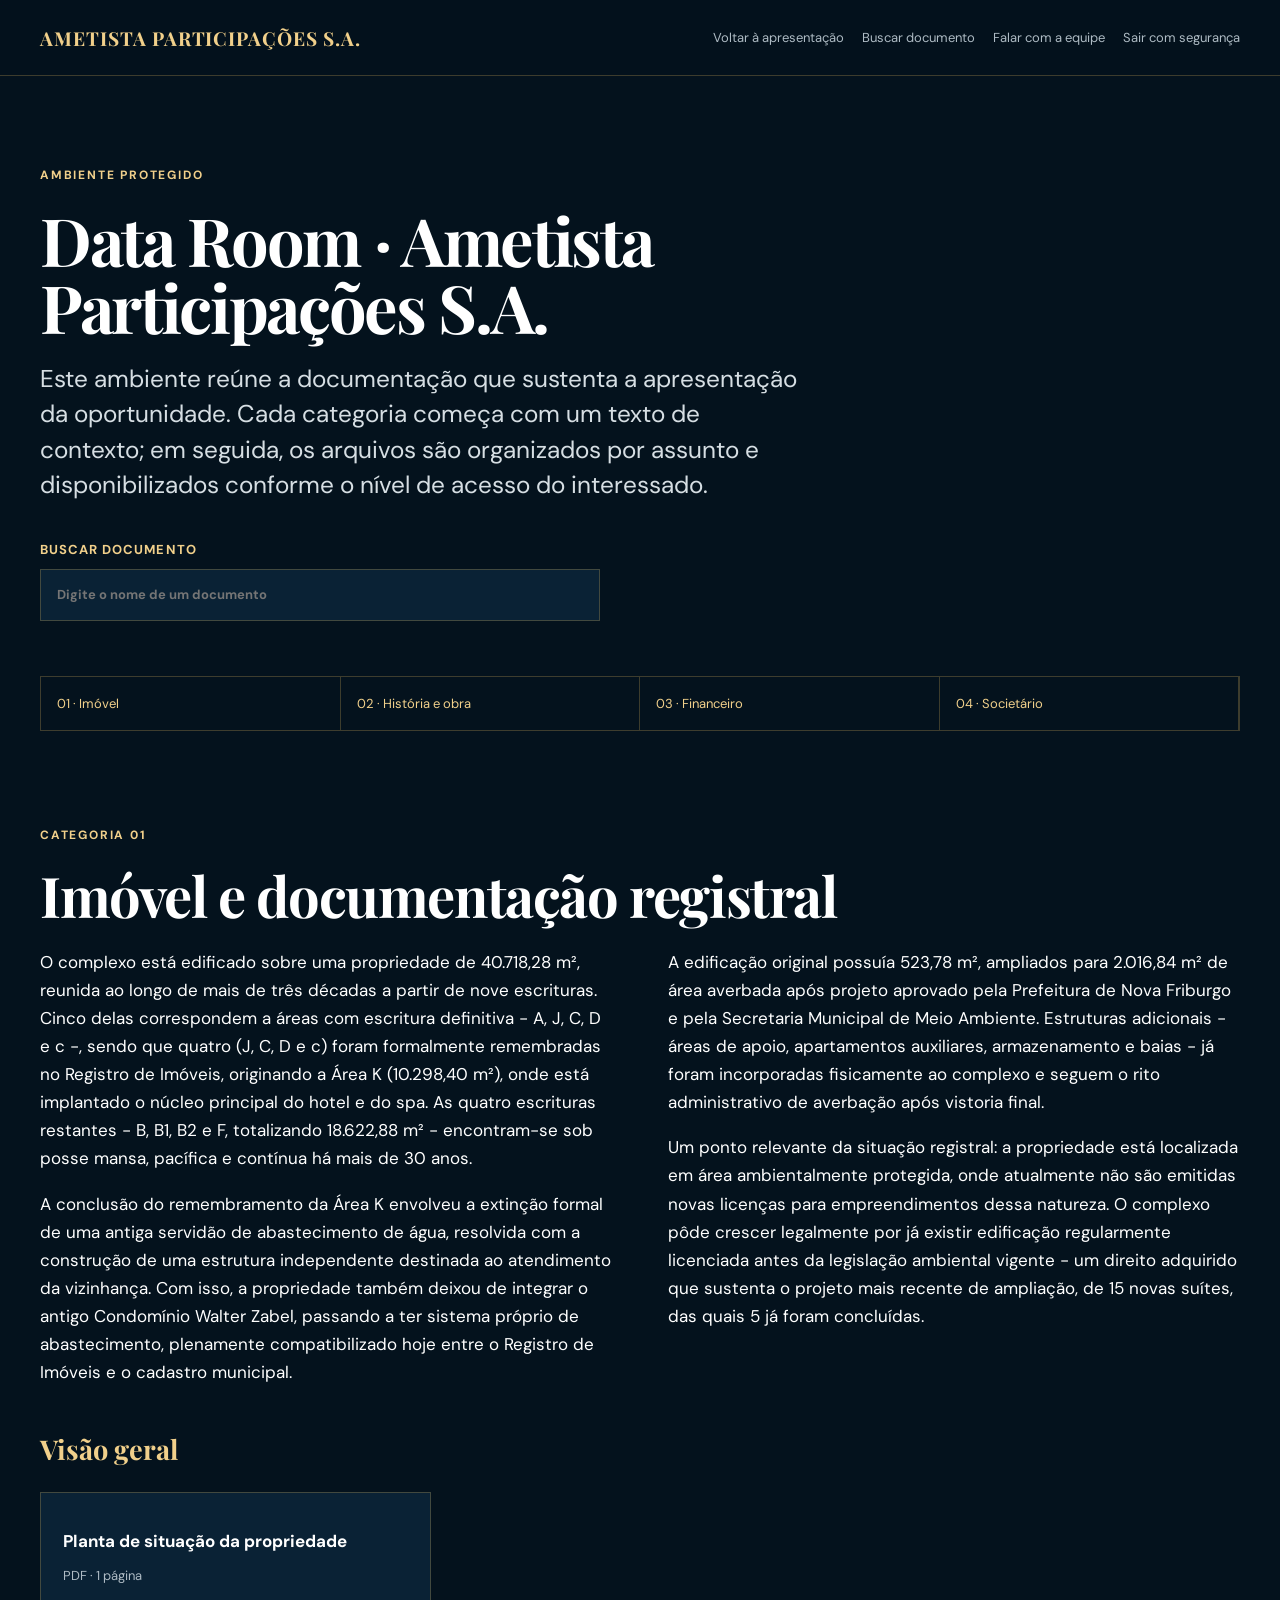
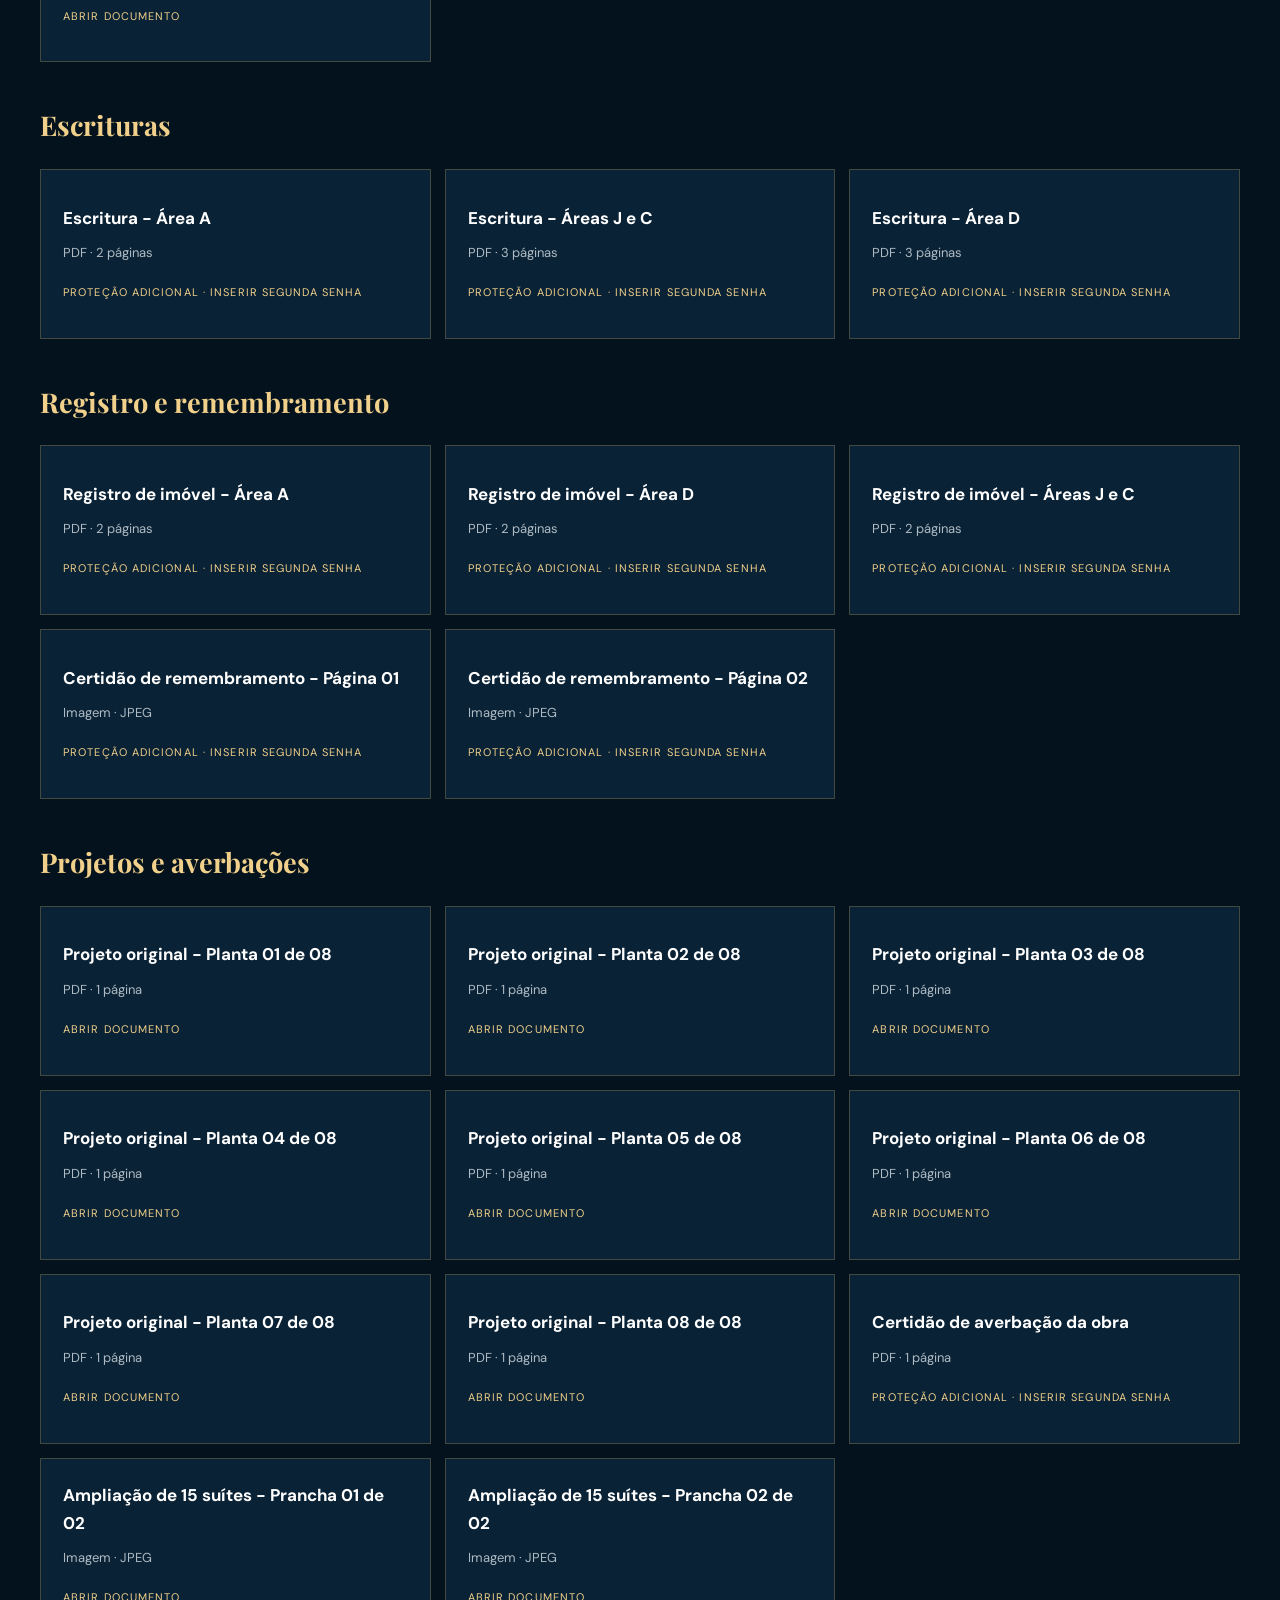
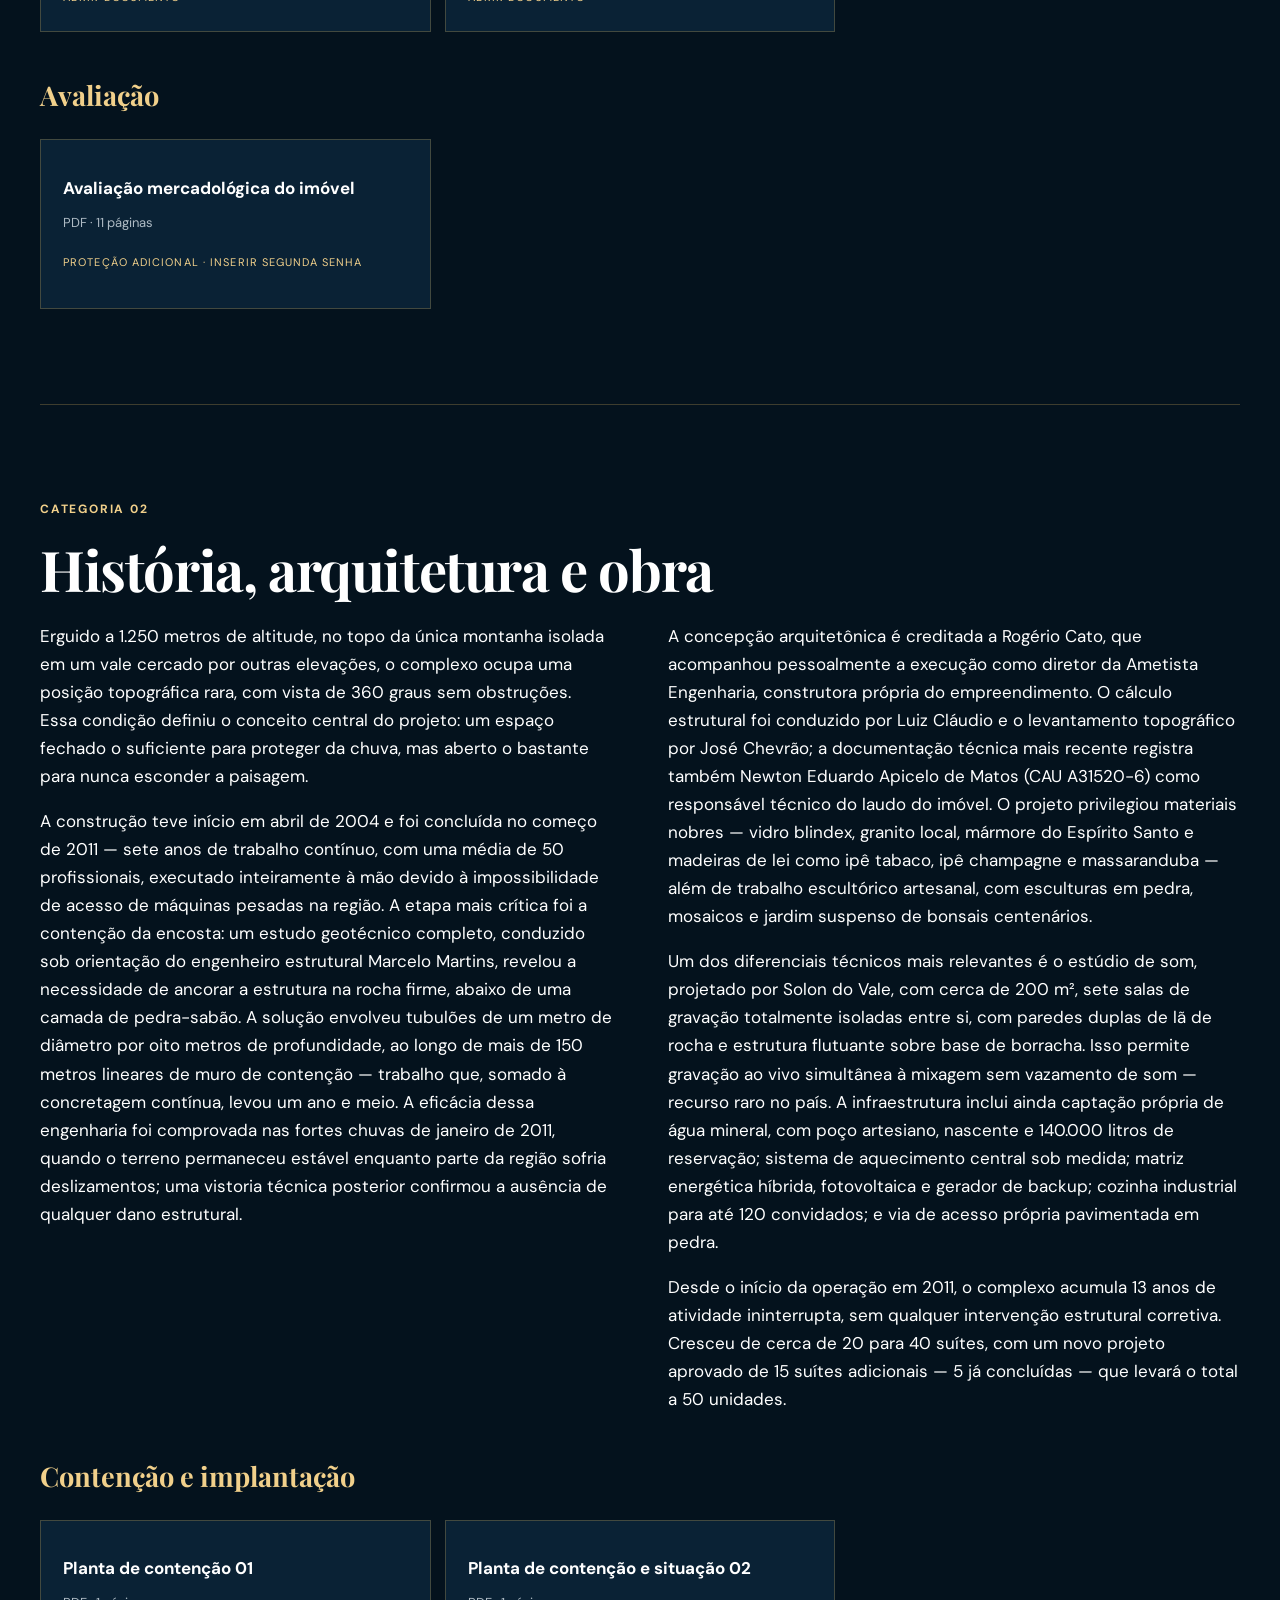
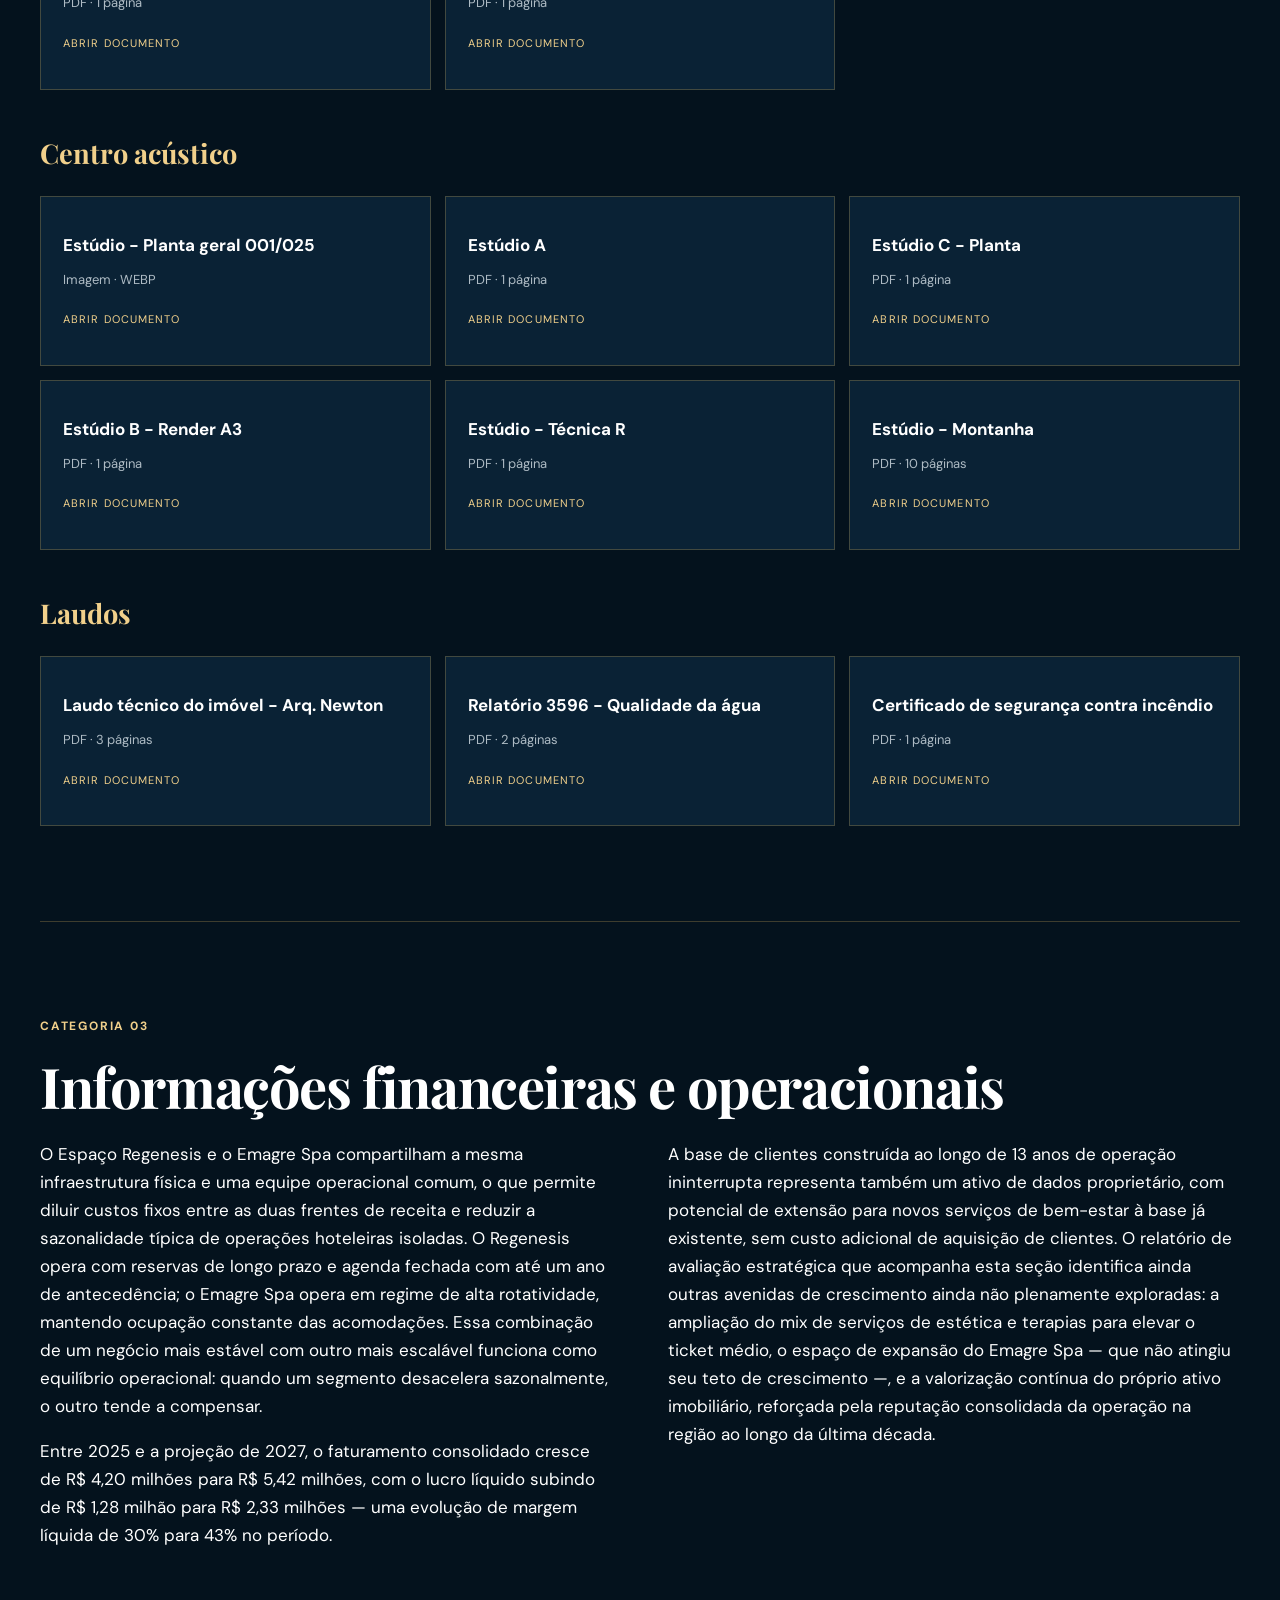
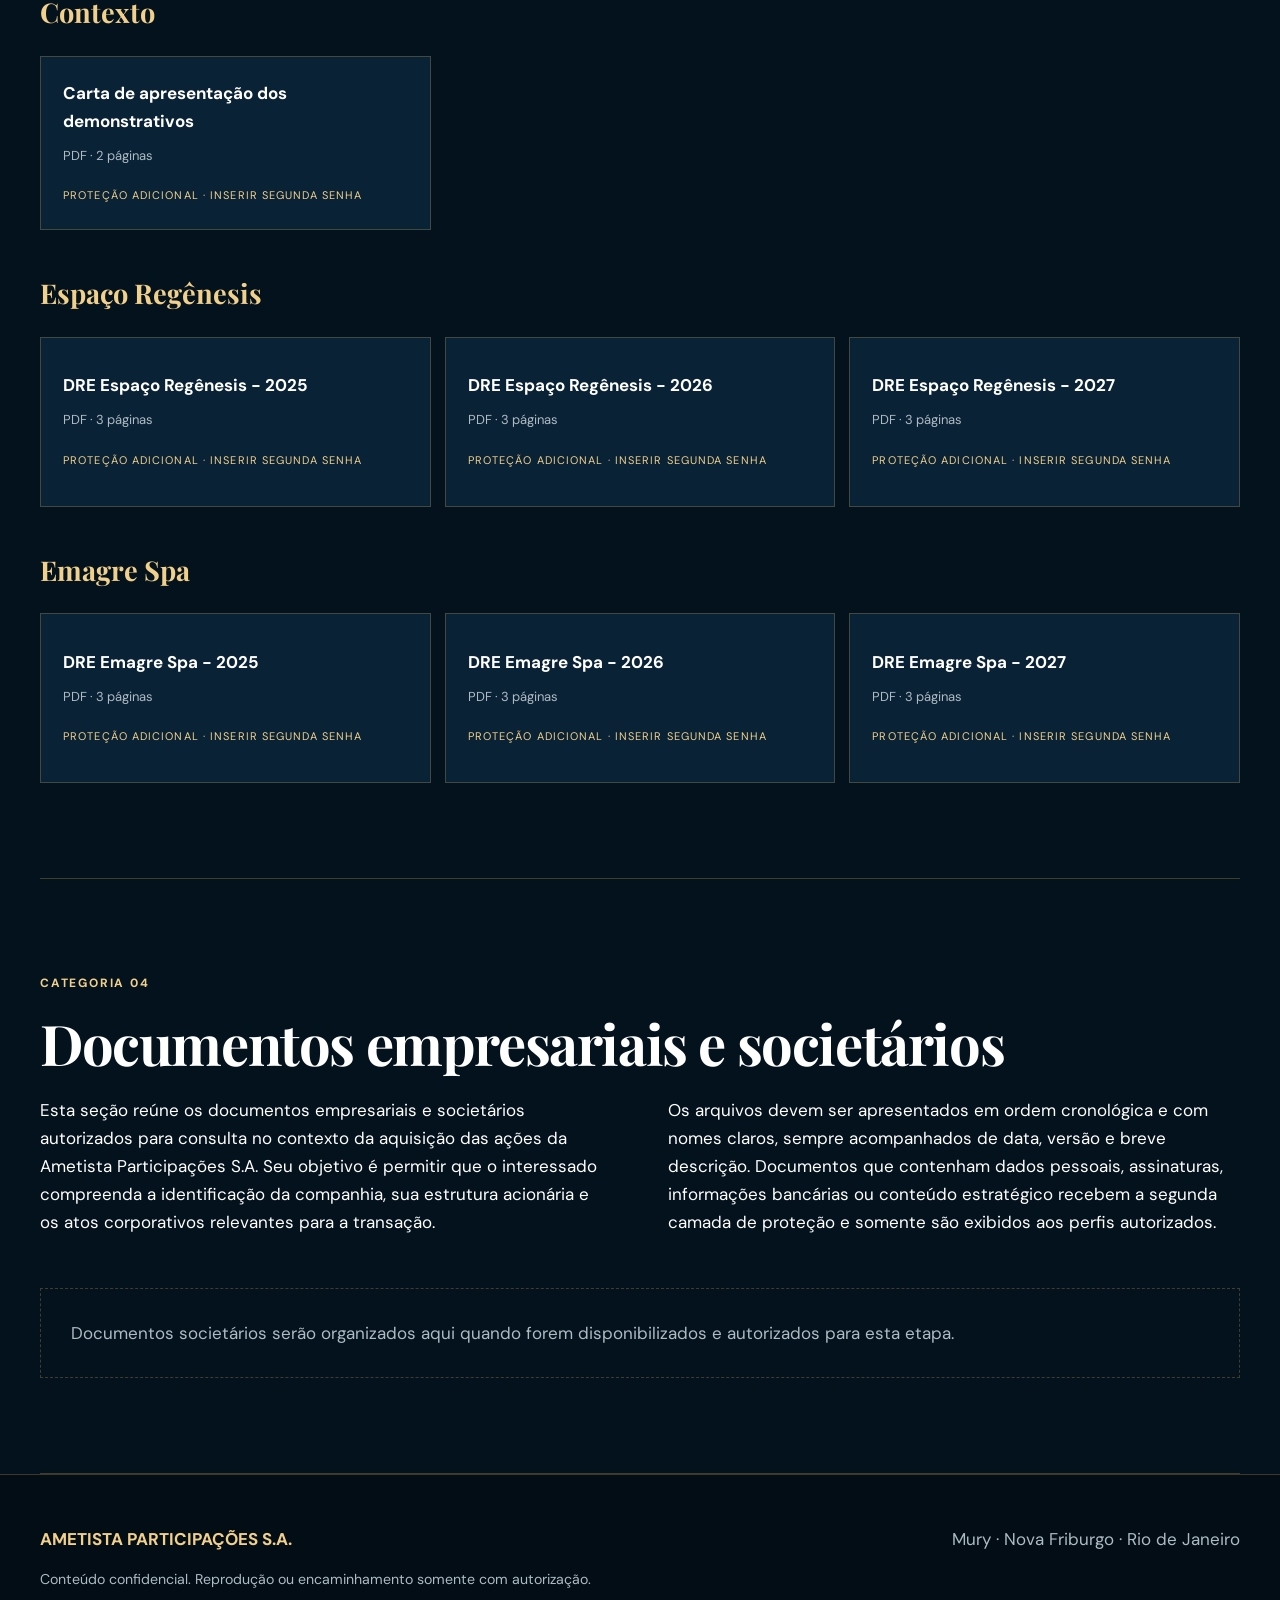
<file: data-room.html>
<!doctype html><html lang="pt-BR"><head><meta charset="utf-8"><meta name="viewport" content="width=device-width,initial-scale=1"><meta name="robots" content="noindex,nofollow,noarchive"><title>Data Room · Ametista Participações S.A.</title><link rel="preconnect" href="https://fonts.googleapis.com"><link rel="preconnect" href="https://fonts.gstatic.com" crossorigin><link href="https://fonts.googleapis.com/css2?family=DM+Sans:wght@400;500;600;700&family=Playfair+Display:wght@600;700&display=swap" rel="stylesheet"><link rel="stylesheet" href="v3.css"><link rel="stylesheet" href="data-room.css"></head><body class="data-room-page"><a class="skip" href="#dr-main">Ir para os documentos</a><header class="dr-header"><a class="brand" href="index.html">AMETISTA PARTICIPAÇÕES S.A.</a><nav><a href="index.html">Voltar à apresentação</a><a href="#dr-main">Buscar documento</a><a href="index.html#contato">Falar com a equipe</a><a href="/logout">Sair com segurança</a></nav></header><main id="dr-main"><section class="dr-cover"><p class="eyebrow">Ambiente protegido</p><h1>Data Room · Ametista Participações S.A.</h1><p class="subhead">Este ambiente reúne a documentação que sustenta a apresentação da oportunidade. Cada categoria começa com um texto de contexto; em seguida, os arquivos são organizados por assunto e disponibilizados conforme o nível de acesso do interessado.</p><label class="search">Buscar documento<input id="doc-search" type="search" placeholder="Digite o nome de um documento"></label></section>
<nav class="dr-index" aria-label="Categorias do Data Room"><a href="#imovel">01 · Imóvel</a><a href="#historia">02 · História e obra</a><a href="#financeiro">03 · Financeiro</a><a href="#societario">04 · Societário</a></nav>
<section id="imovel" class="dr-category"><p class="eyebrow">Categoria 01</p><h2>Imóvel e documentação registral</h2><div class="dr-intro"><p>O complexo está edificado sobre uma propriedade de 40.718,28 m², reunida ao longo de mais de três décadas a partir de nove escrituras. Cinco delas correspondem a áreas com escritura definitiva - A, J, C, D e c -, sendo que quatro (J, C, D e c) foram formalmente remembradas no Registro de Imóveis, originando a Área K (10.298,40 m²), onde está implantado o núcleo principal do hotel e do spa. As quatro escrituras restantes - B, B1, B2 e F, totalizando 18.622,88 m² - encontram-se sob posse mansa, pacífica e contínua há mais de 30 anos.</p><p>A conclusão do remembramento da Área K envolveu a extinção formal de uma antiga servidão de abastecimento de água, resolvida com a construção de uma estrutura independente destinada ao atendimento da vizinhança. Com isso, a propriedade também deixou de integrar o antigo Condomínio Walter Zabel, passando a ter sistema próprio de abastecimento, plenamente compatibilizado hoje entre o Registro de Imóveis e o cadastro municipal.</p><p>A edificação original possuía 523,78 m², ampliados para 2.016,84 m² de área averbada após projeto aprovado pela Prefeitura de Nova Friburgo e pela Secretaria Municipal de Meio Ambiente. Estruturas adicionais - áreas de apoio, apartamentos auxiliares, armazenamento e baias - já foram incorporadas fisicamente ao complexo e seguem o rito administrativo de averbação após vistoria final.</p><p>Um ponto relevante da situação registral: a propriedade está localizada em área ambientalmente protegida, onde atualmente não são emitidas novas licenças para empreendimentos dessa natureza. O complexo pôde crescer legalmente por já existir edificação regularmente licenciada antes da legislação ambiental vigente - um direito adquirido que sustenta o projeto mais recente de ampliação, de 15 novas suítes, das quais 5 já foram concluídas.</p></div><div class="doc-groups" data-category="imovel"></div></section>
<section id="historia" class="dr-category"><p class="eyebrow">Categoria 02</p><h2>História, arquitetura e obra</h2><div class="dr-intro"><p>Erguido a 1.250 metros de altitude, no topo da única montanha isolada em um vale cercado por outras elevações, o complexo ocupa uma posição topográfica rara, com vista de 360 graus sem obstruções. Essa condição definiu o conceito central do projeto: um espaço fechado o suficiente para proteger da chuva, mas aberto o bastante para nunca esconder a paisagem.</p><p>A construção teve início em abril de 2004 e foi concluída no começo de 2011 — sete anos de trabalho contínuo, com uma média de 50 profissionais, executado inteiramente à mão devido à impossibilidade de acesso de máquinas pesadas na região. A etapa mais crítica foi a contenção da encosta: um estudo geotécnico completo, conduzido sob orientação do engenheiro estrutural Marcelo Martins, revelou a necessidade de ancorar a estrutura na rocha firme, abaixo de uma camada de pedra-sabão. A solução envolveu tubulões de um metro de diâmetro por oito metros de profundidade, ao longo de mais de 150 metros lineares de muro de contenção — trabalho que, somado à concretagem contínua, levou um ano e meio. A eficácia dessa engenharia foi comprovada nas fortes chuvas de janeiro de 2011, quando o terreno permaneceu estável enquanto parte da região sofria deslizamentos; uma vistoria técnica posterior confirmou a ausência de qualquer dano estrutural.</p><p>A concepção arquitetônica é creditada a Rogério Cato, que acompanhou pessoalmente a execução como diretor da Ametista Engenharia, construtora própria do empreendimento. O cálculo estrutural foi conduzido por Luiz Cláudio e o levantamento topográfico por José Chevrão; a documentação técnica mais recente registra também Newton Eduardo Apicelo de Matos (CAU A31520-6) como responsável técnico do laudo do imóvel. O projeto privilegiou materiais nobres — vidro blindex, granito local, mármore do Espírito Santo e madeiras de lei como ipê tabaco, ipê champagne e massaranduba — além de trabalho escultórico artesanal, com esculturas em pedra, mosaicos e jardim suspenso de bonsais centenários.</p><p>Um dos diferenciais técnicos mais relevantes é o estúdio de som, projetado por Solon do Vale, com cerca de 200 m², sete salas de gravação totalmente isoladas entre si, com paredes duplas de lã de rocha e estrutura flutuante sobre base de borracha. Isso permite gravação ao vivo simultânea à mixagem sem vazamento de som — recurso raro no país. A infraestrutura inclui ainda captação própria de água mineral, com poço artesiano, nascente e 140.000 litros de reservação; sistema de aquecimento central sob medida; matriz energética híbrida, fotovoltaica e gerador de backup; cozinha industrial para até 120 convidados; e via de acesso própria pavimentada em pedra.</p><p>Desde o início da operação em 2011, o complexo acumula 13 anos de atividade ininterrupta, sem qualquer intervenção estrutural corretiva. Cresceu de cerca de 20 para 40 suítes, com um novo projeto aprovado de 15 suítes adicionais — 5 já concluídas — que levará o total a 50 unidades.</p></div><div class="doc-groups" data-category="historia"></div></section>
<section id="financeiro" class="dr-category"><p class="eyebrow">Categoria 03</p><h2>Informações financeiras e operacionais</h2><div class="dr-intro"><p>O Espaço Regenesis e o Emagre Spa compartilham a mesma infraestrutura física e uma equipe operacional comum, o que permite diluir custos fixos entre as duas frentes de receita e reduzir a sazonalidade típica de operações hoteleiras isoladas. O Regenesis opera com reservas de longo prazo e agenda fechada com até um ano de antecedência; o Emagre Spa opera em regime de alta rotatividade, mantendo ocupação constante das acomodações. Essa combinação de um negócio mais estável com outro mais escalável funciona como equilíbrio operacional: quando um segmento desacelera sazonalmente, o outro tende a compensar.</p><p>Entre 2025 e a projeção de 2027, o faturamento consolidado cresce de R$ 4,20 milhões para R$ 5,42 milhões, com o lucro líquido subindo de R$ 1,28 milhão para R$ 2,33 milhões — uma evolução de margem líquida de 30% para 43% no período.</p><p>A base de clientes construída ao longo de 13 anos de operação ininterrupta representa também um ativo de dados proprietário, com potencial de extensão para novos serviços de bem-estar à base já existente, sem custo adicional de aquisição de clientes. O relatório de avaliação estratégica que acompanha esta seção identifica ainda outras avenidas de crescimento ainda não plenamente exploradas: a ampliação do mix de serviços de estética e terapias para elevar o ticket médio, o espaço de expansão do Emagre Spa — que não atingiu seu teto de crescimento —, e a valorização contínua do próprio ativo imobiliário, reforçada pela reputação consolidada da operação na região ao longo da última década.</p></div><div class="doc-groups" data-category="financeiro"></div></section>
<section id="societario" class="dr-category"><p class="eyebrow">Categoria 04</p><h2>Documentos empresariais e societários</h2><div class="dr-intro"><p>Esta seção reúne os documentos empresariais e societários autorizados para consulta no contexto da aquisição das ações da Ametista Participações S.A. Seu objetivo é permitir que o interessado compreenda a identificação da companhia, sua estrutura acionária e os atos corporativos relevantes para a transação.</p><p>Os arquivos devem ser apresentados em ordem cronológica e com nomes claros, sempre acompanhados de data, versão e breve descrição. Documentos que contenham dados pessoais, assinaturas, informações bancárias ou conteúdo estratégico recebem a segunda camada de proteção e somente são exibidos aos perfis autorizados.</p></div><div class="empty-state">Documentos societários serão organizados aqui quando forem disponibilizados e autorizados para esta etapa.</div></section></main><footer><strong>AMETISTA PARTICIPAÇÕES S.A.</strong><span>Mury · Nova Friburgo · Rio de Janeiro</span><small>Conteúdo confidencial. Reprodução ou encaminhamento somente com autorização.</small></footer>
<dialog id="document-viewer" aria-labelledby="viewer-title"><div class="viewer-bar"><button type="button" class="viewer-close">Voltar ao Data Room</button><strong id="viewer-title"></strong><span id="viewer-level"></span></div><div class="viewer-body"><p class="viewer-status" role="status">Preparando documento…</p></div></dialog><script src="data-room.js" defer></script></body></html>
</file>
<file: v3.css>
:root{--navy-deep:#04121d;--navy:#061827;--navy-mid:#0a2235;--navy-raised:#102d43;--gold:#d3ab59;--gold-light:#f1d08b;--paper:#f6f1e7;--white:#fff;--muted:#aebbc4;--line:rgba(211,171,89,.28);--max:1200px;--header:78px}*{box-sizing:border-box}html{scroll-behavior:smooth;scroll-padding-top:var(--header)}body{margin:0;background:var(--navy-deep);color:var(--white);font:400 17px/1.65 "DM Sans",sans-serif}body.modal-open{overflow:hidden}img,video{display:block;width:100%;max-width:100%}a{color:inherit;text-decoration:none}button,input,select,textarea{font:inherit}.skip{position:fixed;z-index:9999;top:8px;left:8px;padding:10px 14px;background:var(--paper);color:var(--navy);transform:translateY(-150%)}.skip:focus{transform:none}.progress{position:fixed;z-index:101;inset:0 0 auto;height:3px;background:var(--navy-raised)}.progress span{display:block;width:0;height:100%;background:var(--gold)}.topbar{position:fixed;z-index:100;inset:3px 0 auto;height:var(--header);display:flex;align-items:center;gap:28px;padding:0 max(24px,calc((100vw - var(--max))/2));border-bottom:1px solid var(--line);background:rgba(4,18,29,.94);backdrop-filter:blur(14px)}.brand{font:700 clamp(.92rem,1.5vw,1.2rem) "Playfair Display",serif;color:var(--gold-light);letter-spacing:.05em;white-space:nowrap}.topbar nav{margin-left:auto;display:flex;align-items:center;gap:22px}.topbar nav a{font-size:.72rem;font-weight:700;letter-spacing:.08em;text-transform:uppercase;color:var(--muted)}.topbar nav a:hover,.topbar nav a.active{color:var(--gold-light)}.topbar .nav-cta{padding:10px 14px;border:1px solid var(--gold);color:var(--gold-light)}.menu{display:none;margin-left:auto;border:1px solid var(--line);background:transparent;color:var(--gold-light);min-width:48px;min-height:44px}.hero,.section{width:min(100% - 48px,var(--max));margin:auto}.hero{min-height:100vh;padding:calc(var(--header) + 62px) 0 44px;display:grid;grid-template-columns:42fr 58fr;grid-template-areas:"copy media" "stats stats" "next next";gap:44px;align-items:center}.hero-copy{grid-area:copy}.hero-media{grid-area:media;position:relative;margin:0;aspect-ratio:16/10;border:1px solid var(--line);overflow:hidden;background:var(--navy-mid)}.hero-media video{height:100%;object-fit:cover}.hero-media:after{content:"";position:absolute;inset:0;background:linear-gradient(90deg,rgba(4,18,29,.42),transparent 40%);pointer-events:none}.hero-media figcaption{position:absolute;z-index:2;left:18px;bottom:14px;font-size:13px}.media-toggle{position:absolute;z-index:3;inset:50% auto auto 50%;translate:-50% -50%;width:92px;height:92px;border:1px solid var(--gold-light);border-radius:50%;background:rgba(4,18,29,.72);color:#fff;cursor:pointer}.hero-stats{grid-area:stats}.next{grid-area:next;margin:0;color:var(--gold-light);font-size:14px;letter-spacing:.04em}.eyebrow{margin:0 0 20px;color:var(--gold-light);font-size:12px;font-weight:700;letter-spacing:.15em;text-transform:uppercase}h1,h2,h3{font-family:"Playfair Display",serif;margin-top:0}h1{margin-bottom:22px;font-size:clamp(3.25rem,5.2vw,4.5rem);line-height:1.01;letter-spacing:-.035em}h2{margin-bottom:24px;font-size:clamp(2.5rem,4.5vw,3.5rem);line-height:1.04;letter-spacing:-.025em}h3{font-size:clamp(1.55rem,2.4vw,2rem);line-height:1.15}.subhead{max-width:760px;margin:0 0 24px;color:#d6dee3;font-size:clamp(1.18rem,1.9vw,1.55rem);line-height:1.45}.section p:not(.eyebrow,.subhead,.note,.infra-line){max-width:760px}.actions{display:flex;flex-wrap:wrap;gap:12px;margin-top:30px}.button{display:inline-flex;align-items:center;justify-content:center;min-height:48px;padding:13px 18px;border:1px solid var(--gold);background:transparent;color:var(--gold-light);font-weight:700;font-size:15px;letter-spacing:.08em;text-transform:uppercase;cursor:pointer}.button.primary{background:var(--gold);color:#241b0d}.button:hover{filter:brightness(1.08)}.stats{display:grid;grid-template-columns:repeat(4,1fr);border-top:1px solid var(--line);border-bottom:1px solid var(--line)}.stats div{padding:24px;border-right:1px solid var(--line)}.stats div:last-child{border:0}.stats strong{display:block;color:var(--gold-light);font:600 clamp(1.7rem,3vw,2.7rem) "Playfair Display",serif;line-height:1}.stats span{display:block;margin-top:10px;color:var(--muted);font-size:13px}.section{padding:clamp(82px,10vw,128px) 0;border-top:1px solid var(--line)}.split{display:grid;grid-template-columns:1fr 1fr;gap:clamp(44px,7vw,90px);align-items:start}.ecosystem{padding:35px;border:1px solid var(--line);background:var(--navy-mid);text-align:center}.ecosystem>span{display:block;width:1px;height:34px;margin:auto;background:var(--gold)}.eco-node{padding:20px;border:1px solid var(--gold);font-weight:700;letter-spacing:.04em}.eco-node.top{color:var(--gold-light)}.eco-node.middle{background:rgba(211,171,89,.1)}.eco-bottom{display:grid;grid-template-columns:1fr 1fr;gap:14px}.ecosystem blockquote{margin:35px 0 0;text-align:left}.pillars{display:grid;grid-template-columns:repeat(3,1fr);margin-top:64px;border-top:1px solid var(--line);border-bottom:1px solid var(--line)}.pillars.four{grid-template-columns:repeat(4,1fr)}.pillars article{padding:28px;border-right:1px solid var(--line)}.pillars article:last-child{border:0}.pillars h3{color:var(--gold-light)}.text-link{display:inline-block;margin-top:26px;color:var(--gold-light);font-weight:700;text-transform:uppercase;letter-spacing:.08em;font-size:14px}.panorama,.wide-photo{margin:0 0 70px;aspect-ratio:2/1;overflow:hidden}.panorama img,.wide-photo img,.feature-photo img{height:100%;object-fit:cover}.place{width:100%;max-width:none}.place>.panorama{width:100%}.place-copy{width:min(100% - 48px,var(--max));margin:auto}.mini-stats{display:grid;grid-template-columns:1fr 1fr;gap:1px;margin:30px 0;background:var(--line)}.mini-stats b{padding:18px;background:var(--navy-deep);color:var(--gold-light);font:600 1.45rem "Playfair Display",serif}.mini-stats small{display:block;margin-top:5px;color:var(--muted);font:400 12px "DM Sans",sans-serif}.map{margin:0}.map figcaption{margin:12px 0 18px;color:var(--muted);font-size:13px}.proofs{display:grid;grid-template-columns:1fr 1fr;gap:1px;background:var(--line)}.proofs article{padding:24px;background:var(--navy-mid)}.proofs strong,.proofs span{display:block}.proofs strong{color:var(--gold-light);font:600 1.45rem "Playfair Display",serif}.proofs span{color:var(--muted);font-size:13px}.media-story,.video-card{display:grid;grid-template-columns:1fr 1.5fr;gap:36px;align-items:center;margin:70px 0;padding:32px;border:1px solid var(--line);background:var(--navy-mid)}.media-story img{aspect-ratio:16/9;object-fit:cover}.feature-photo{margin:0;min-height:620px}.feature-photo img{min-height:620px}.infra-line{margin:40px 0;padding:22px;border-left:3px solid var(--gold);background:var(--navy-mid);color:#d8e0e5}.video-card video{aspect-ratio:16/9;background:#000}.acts{display:grid;grid-template-columns:repeat(3,1fr);gap:22px;margin-top:60px}.acts article{padding:24px;border:1px solid var(--line);background:var(--navy-mid)}.acts article>span{color:var(--gold);font-weight:700}.acts img{margin-top:24px;aspect-ratio:4/3;object-fit:cover;background:var(--paper)}.engineering{margin-top:56px}.value{max-width:1200px}.value-compare{display:grid;grid-template-columns:1fr 1fr;margin:55px 0;border:1px solid var(--line)}.value-compare div{padding:38px}.value-compare div+div{border-left:1px solid var(--line)}.value-compare span,.value-compare strong{display:block}.value-compare span{color:var(--muted);text-transform:uppercase;letter-spacing:.1em;font-size:13px}.value-compare strong{margin-top:12px;color:var(--gold-light);font:600 clamp(2.2rem,4vw,4rem) "Playfair Display",serif;line-height:1.05}blockquote{margin:40px 0;padding:20px 26px;border-left:3px solid var(--gold);background:rgba(211,171,89,.07);color:#e7d2a2;font-size:1.08rem}.table-wrap{overflow-x:auto;margin-top:48px}table{width:100%;min-width:720px;border-collapse:collapse}caption{text-align:left;padding:0 0 16px;color:var(--gold-light);font:600 1.5rem "Playfair Display",serif}th,td{padding:18px;border:1px solid var(--line);text-align:left}thead{background:var(--navy-raised)}.note{color:var(--muted);font-size:13px}.contained{width:100%;max-height:620px;object-fit:contain;background:var(--paper)}.timeline{display:grid;grid-template-columns:repeat(4,1fr);margin:60px 0}.timeline article{padding:28px;border-top:4px solid var(--gold);border-right:1px solid var(--line)}.timeline article[data-state=incorporated]{border-top-style:double}.timeline article[data-state=approved]{border-top-color:transparent;outline:1px solid var(--gold)}.timeline article[data-state=future]{border-top-style:dotted}.timeline span{color:var(--gold-light);font-size:13px;text-transform:uppercase;letter-spacing:.1em}.category-grid{display:grid;grid-template-columns:1fr 1fr;gap:18px;margin-top:50px}.category-grid article{padding:30px;border:1px solid var(--line);background:var(--navy-mid)}.category-grid span{color:var(--gold)}.access-steps{counter-reset:steps;display:grid;grid-template-columns:repeat(5,1fr);gap:1px;margin:50px 0;padding:0;background:var(--line);list-style:none}.access-steps li{padding:25px 16px;background:var(--navy-deep)}.access-steps li:before{counter-increment:steps;content:"0" counter(steps);display:block;color:var(--gold);font-weight:700}.faq{margin-top:60px}.faq details{border-top:1px solid var(--line)}.faq details:last-child{border-bottom:1px solid var(--line)}.faq summary{padding:22px 0;color:var(--gold-light);font-weight:700;cursor:pointer}.faq details p{padding-bottom:22px}.closing{position:relative;min-height:90vh;display:grid;place-items:center;overflow:hidden}.closing>img{position:absolute;inset:0;width:100%;height:100%;object-fit:cover}.closing:after{content:"";position:absolute;inset:0;background:rgba(4,18,29,.8)}.closing>div{position:relative;z-index:1;width:min(100% - 48px,820px);padding:100px 0;text-align:center}.closing .subhead,.closing p{margin-left:auto;margin-right:auto}.closing .actions{justify-content:center}footer{display:grid;grid-template-columns:1fr auto;gap:14px;padding:50px max(24px,calc((100vw - var(--max))/2));border-top:1px solid var(--line);background:#020d15}footer strong{color:var(--gold-light)}footer span,footer small{color:var(--muted)}footer nav{display:flex;gap:18px}footer small{grid-column:1/-1}dialog{width:min(760px,calc(100% - 24px));max-height:calc(100dvh - 24px);overflow:auto;padding:44px;border:1px solid var(--gold);background:var(--navy-mid);color:#fff}dialog::backdrop{background:rgba(0,0,0,.78);backdrop-filter:blur(8px)}.dialog-close{position:sticky;float:right;top:0;width:44px;height:44px;border:1px solid var(--line);background:var(--navy);color:#fff;font-size:28px;cursor:pointer}dialog form{display:grid;grid-template-columns:1fr 1fr;gap:18px;margin-top:30px}dialog label{display:grid;gap:7px;font-size:13px;font-weight:700}dialog input,dialog select,dialog textarea{width:100%;min-height:48px;padding:12px;border:1px solid var(--line);background:var(--navy-deep);color:#fff}dialog textarea{min-height:110px;resize:vertical}.consent,.form-status,dialog form .button{grid-column:1/-1}.consent{grid-template-columns:auto 1fr;align-items:start}.consent input{width:20px;min-height:20px}#map-dialog{width:min(1500px,calc(100% - 24px));padding:12px}#map-dialog img{max-height:calc(100dvh - 48px);object-fit:contain}.reveal-ready .observe{opacity:0;transform:translateY(22px);transition:.7s ease}.reveal-ready .observe.visible{opacity:1;transform:none}:focus-visible{outline:2px solid var(--gold-light);outline-offset:4px}
@media(max-width:1050px){.topbar nav{position:fixed;inset:var(--header) 0 auto;display:none;padding:24px;background:var(--navy-deep);border-bottom:1px solid var(--line)}.topbar nav.open{display:grid}.menu{display:block}.hero{grid-template-columns:1fr;grid-template-areas:"copy" "media" "stats" "next"}.split,.media-first,.acts{grid-template-columns:1fr}.stats{grid-template-columns:1fr 1fr}.pillars.four{grid-template-columns:1fr 1fr}.feature-photo,.feature-photo img{min-height:0}.timeline{grid-template-columns:1fr 1fr}.access-steps{grid-template-columns:1fr}.access-steps li{display:flex;gap:20px}.closing{min-height:75vh}}
@media(max-width:700px){:root{--header:72px}body{font-size:16px}.hero,.section{width:min(100% - 32px,var(--max))}.hero{padding-top:calc(var(--header) + 42px);gap:30px}h1{font-size:clamp(2.45rem,12vw,3.25rem)}h2{font-size:clamp(2rem,10vw,2.65rem)}.subhead{font-size:1.12rem}.hero-media{aspect-ratio:4/5}.stats,.pillars,.pillars.four,.category-grid,.proofs,.value-compare,.media-story,.video-card,.timeline{grid-template-columns:1fr}.stats div:nth-child(2){border-right:0}.stats div{border-bottom:1px solid var(--line)}.stats div:last-child{border-bottom:0}.pillars article{border-right:0;border-bottom:1px solid var(--line)}.place{width:100%}.panorama{aspect-ratio:4/3}.place-copy{width:min(100% - 32px,var(--max))}.eco-bottom{grid-template-columns:1fr}.wide-photo{aspect-ratio:4/3;margin-bottom:45px}.acts{gap:16px}.value-compare div+div{border-left:0;border-top:1px solid var(--line)}.timeline article{border-right:0}.topbar{padding:0 16px}.brand{white-space:normal;line-height:1.1}.topbar nav a{min-height:44px}.actions{display:grid}.button{width:100%}footer{grid-template-columns:1fr}footer nav{display:grid}dialog{padding:24px}dialog form{grid-template-columns:1fr}dialog label,.consent,.form-status,dialog form .button{grid-column:1}.closing>div{width:min(100% - 32px,820px)}}
.place-copy{grid-template-columns:minmax(0,1fr)}.place-copy>.map{display:block;width:100%;height:auto;margin:18px 0 0;align-self:start}.place-copy>.map img{display:block;width:100%;height:auto!important;aspect-ratio:16/9;object-fit:contain!important;object-position:center}
.section-loop{position:relative;margin:56px 0;border:1px solid var(--line);background:var(--navy-mid);overflow:hidden}.section-loop video{width:100%;aspect-ratio:16/9;object-fit:cover}.section-loop figcaption,.video-panorama figcaption,.video-feature figcaption,.continuity-media figcaption{padding:12px 16px;color:var(--muted);font-size:13px}.compact-loop{width:min(100%,820px);margin-left:auto;margin-right:auto}.video-panorama video{width:100%;height:100%;object-fit:cover}.video-feature{position:relative;overflow:hidden}.video-feature video{width:100%;min-height:620px;height:100%;object-fit:cover}.video-feature figcaption{position:absolute;inset:auto 0 0;background:linear-gradient(transparent,rgba(4,18,29,.92));color:#fff;padding-top:46px}.continuity-media{position:relative;margin:0;border:1px solid var(--line);background:var(--navy-mid);overflow:hidden}.continuity-media video{width:100%;aspect-ratio:16/9;object-fit:cover}.project-thumb{position:absolute;right:18px;bottom:58px;width:34%;max-height:42%;padding:6px;border:1px solid var(--gold);background:var(--paper);object-fit:contain}.closing>.closing-loop{position:absolute;inset:0;width:100%;height:100%;object-fit:cover}
@media(max-width:700px){.section-loop{margin:38px 0}.section-loop video,.video-panorama video,.video-feature video,.continuity-media video{min-height:0;aspect-ratio:4/3;object-fit:cover}.project-thumb{position:static;width:100%;max-height:none;border-width:1px 0 0;padding:10px}}
@media(prefers-reduced-motion:reduce){html{scroll-behavior:auto}.reveal-ready .observe{opacity:1;transform:none;transition:none}}

/* Auditoria v3: hierarquia comercial, provas visuais e conversão */
.hero-price-mobile{display:none}.section-proof{margin:50px 0;border:1px solid var(--line);background:var(--navy-mid)}.section-proof img{max-height:620px;object-fit:contain}.section-proof figcaption{padding:12px 16px;color:var(--muted);font-size:13px}.infra-gallery{display:grid;grid-template-columns:repeat(4,1fr);gap:14px;margin-top:42px}.infra-gallery figure{margin:0;border:1px solid var(--line);background:var(--navy-mid);overflow:hidden}.infra-gallery img{aspect-ratio:4/3;object-fit:cover}.infra-gallery figcaption{padding:10px 12px;color:var(--muted);font-size:12px}.gallery-toggle{display:none;margin-top:18px}.financial-chart{margin:48px 0;padding:30px;border:1px solid var(--line);background:var(--navy-mid)}.financial-chart>figcaption{color:var(--gold-light);font:600 1.5rem "Playfair Display",serif}.chart-legend{display:flex;flex-wrap:wrap;gap:22px;margin:18px 0 34px;color:var(--muted);font-size:12px}.chart-legend span:before{content:"";display:inline-block;width:11px;height:11px;margin-right:7px}.revenue-key:before{background:var(--gold)}.profit-key:before{background:#6f9db6}.margin-key:before{border-radius:50%;background:var(--paper)}.chart-plot{display:grid;grid-template-columns:repeat(3,1fr);gap:22px;height:340px;padding-top:24px;border-bottom:1px solid var(--line)}.chart-year{display:grid;grid-template-rows:1fr auto auto;gap:6px;text-align:center}.bars{display:flex;align-items:end;justify-content:center;gap:10px;height:250px}.bar{position:relative;width:min(64px,35%);height:var(--value);min-height:34px;background:var(--gold);font-style:normal}.bar.profit{background:#6f9db6}.bar span{position:absolute;inset:auto 50% 100%;translate:-50% -8px;width:max-content;color:#fff;font-size:11px}.chart-year>b{color:var(--gold-light)}.chart-year>em{color:var(--paper);font-style:normal}.category-grid>a{display:block;padding:30px;border:1px solid var(--line);background:var(--navy-mid);transition:border-color .2s,transform .2s}.category-grid>a:hover{border-color:var(--gold);transform:translateY(-2px)}.category-grid>a>span,.category-grid>a>strong{color:var(--gold)}.category-grid>a>strong{font-size:12px;letter-spacing:.08em;text-transform:uppercase}.field-error{min-height:1em;color:#ffb4a8;font-size:11px;text-transform:none;letter-spacing:0}.full-field{grid-column:1/-1}.form-status.success{padding:14px;border-left:3px solid var(--gold);background:rgba(211,171,89,.1);color:var(--gold-light)}.preview-continue{grid-column:1/-1}.project-thumb{background:var(--navy-mid)}

@media(max-width:1050px){.infra-gallery{grid-template-columns:repeat(2,1fr)}}
@media(max-width:700px){.hero{min-height:auto;padding-top:calc(var(--header) + 26px);gap:22px}.hero h1{font-size:clamp(2.35rem,11vw,3rem);line-height:1.02}.hero .subhead{margin-bottom:16px;font-size:1.04rem}.hero-detail{display:none}.hero-price-mobile{display:grid;gap:2px;margin:18px 0;padding:14px 0;border-top:1px solid var(--line);border-bottom:1px solid var(--line)}.hero-price-mobile span{color:var(--muted);font-size:11px;letter-spacing:.1em;text-transform:uppercase}.hero-price-mobile strong{color:var(--gold-light);font:600 1.65rem "Playfair Display",serif}.hero-media{aspect-ratio:16/10}.hero-stats.stats{grid-template-columns:1fr 1fr}.hero-stats.stats div{min-width:0;padding:16px 12px;border-right:1px solid var(--line)}.hero-stats.stats div:nth-child(2n){border-right:0}.hero-stats.stats strong{font-size:clamp(1.15rem,6vw,1.55rem);overflow-wrap:anywhere}.hero-stats.stats span{font-size:11px}.section{padding:68px 0}.infra-gallery{grid-template-columns:1fr 1fr}.infra-gallery figure:nth-child(n+5){display:none}.infra-gallery.expanded figure{display:block}.gallery-toggle{display:inline-flex}.financial-chart{padding:20px 12px}.chart-plot{gap:8px;height:300px}.bars{height:215px;gap:5px}.bar span{font-size:9px}.category-grid{grid-template-columns:1fr}.category-grid>a{padding:24px}.full-field{grid-column:1}.closing .contact-open{display:inline-flex}}

/* Ajuste final da auditoria: proposta e CTA visíveis mais cedo */
.hero h1{font-size:clamp(2.9rem,4.2vw,3.65rem)}
.hero-copy>p:not(.eyebrow,.subhead,.hero-price-mobile){font-size:15px}
@media(max-width:700px){.hero h1{font-size:clamp(2rem,9.5vw,2.35rem)}.hero .subhead{font-size:.96rem}.hero-copy>p:not(.eyebrow,.subhead,.hero-price-mobile){display:none}}

/* Finalização pós-auditoria: gráfico, formulários e conteúdo legal */
.chart-plot{position:relative}.chart-zero{position:absolute;left:0;bottom:-25px;color:var(--muted);font-size:10px}.margin-line{position:absolute;z-index:2;inset:20px 0 62px;width:100%;height:calc(100% - 82px);overflow:visible;pointer-events:none}.margin-line polyline{fill:none;stroke:var(--paper);stroke-width:1.5;vector-effect:non-scaling-stroke;stroke-dasharray:4 4}.margin-line circle{fill:var(--paper);stroke:var(--navy-mid);stroke-width:1;vector-effect:non-scaling-stroke}.bars{position:relative;z-index:1}.hp-field{position:absolute!important;left:-10000px!important;width:1px!important;height:1px!important;overflow:hidden!important}.form-status.error{padding:14px;border-left:3px solid #ff8d7d;background:rgba(255,80,60,.1);color:#ffd3cc}.button:disabled{cursor:wait;opacity:.6}.footer-link{padding:0;border:0;background:none;color:inherit;font:inherit;text-align:left;cursor:pointer}.footer-link:hover{color:var(--gold-light)}#legal-content{color:#d6dee3}#legal-content p{max-width:65ch}.media-ready-note{color:var(--muted);font-size:12px}
@media(max-width:700px){.margin-line{inset:22px 4px 60px;width:calc(100% - 8px)}.chart-zero{bottom:-22px}.financial-chart{margin-bottom:58px}footer nav{gap:12px}}
</file>
<file: data-room.css>
.data-room-page{background:var(--navy-deep)}.dr-header{position:sticky;z-index:20;top:0;display:flex;align-items:center;gap:30px;min-height:76px;padding:15px max(24px,calc((100vw - var(--max))/2));border-bottom:1px solid var(--line);background:rgba(4,18,29,.96)}.dr-header nav{display:flex;gap:18px;margin-left:auto}.dr-header nav a{color:var(--muted);font-size:13px}.dr-cover,.dr-category,.dr-index{width:min(100% - 48px,var(--max));margin:auto}.dr-cover{padding:90px 0 55px}.dr-cover h1{max-width:850px}.search{display:grid;gap:8px;max-width:560px;margin-top:36px;color:var(--gold-light);font-size:13px;font-weight:700;text-transform:uppercase;letter-spacing:.08em}.search input{min-height:52px;padding:12px 16px;border:1px solid var(--line);background:var(--navy-mid);color:#fff}.dr-index{position:sticky;z-index:10;top:76px;display:grid;grid-template-columns:repeat(4,1fr);background:var(--navy-deep);border:1px solid var(--line)}.dr-index a{padding:16px;border-right:1px solid var(--line);color:var(--gold-light);font-size:13px}.dr-category{padding:95px 0;border-bottom:1px solid var(--line)}.dr-intro{columns:2;column-gap:55px;max-width:none}.dr-intro p{break-inside:avoid;margin-top:0}.doc-group{margin-top:48px}.doc-group h3{font-size:1.7rem;color:var(--gold-light)}.doc-list{display:grid;grid-template-columns:repeat(3,1fr);gap:14px}.doc-card{min-height:170px;padding:22px;border:1px solid var(--line);background:var(--navy-mid);color:#fff;text-align:left;cursor:pointer}.doc-card:hover{border-color:var(--gold)}.doc-card strong,.doc-card span{display:block}.doc-card strong{font-size:17px}.doc-card span{margin-top:10px;color:var(--muted);font-size:13px}.doc-card em{display:inline-block;margin-top:20px;color:var(--gold-light);font-size:11px;font-style:normal;text-transform:uppercase;letter-spacing:.1em}.doc-card.secondary em:before{content:"Proteção adicional · "}.empty-state{margin-top:35px;padding:30px;border:1px dashed var(--line);color:var(--muted)}#document-viewer{inset:0;width:100vw;max-width:none;height:100dvh;max-height:none;margin:0;padding:0;border:0;background:#202020;color:#fff}#document-viewer::backdrop{background:#000}.viewer-bar{height:72px;display:flex;align-items:center;gap:20px;padding:10px 18px;background:var(--navy-deep);border-bottom:1px solid var(--line)}.viewer-close{min-height:44px;border:1px solid var(--gold);background:transparent;color:var(--gold-light);cursor:pointer}.viewer-bar strong{flex:1}.viewer-bar span{color:var(--muted);font-size:12px}.viewer-body{height:calc(100dvh - 72px);display:grid;place-items:center}.viewer-body iframe,.viewer-body img{width:100%;height:100%;border:0;object-fit:contain;background:#2a2a2a}.viewer-status{color:var(--muted)}
@media(max-width:900px){.dr-header nav a:not(:last-child){display:none}.dr-index{grid-template-columns:1fr 1fr}.dr-intro{columns:1}.doc-list{grid-template-columns:1fr 1fr}}
@media(max-width:600px){.dr-cover,.dr-category,.dr-index{width:min(100% - 28px,var(--max))}.dr-header{padding:12px 14px}.dr-header .brand{font-size:.9rem}.dr-index{position:static;grid-template-columns:1fr}.doc-list{grid-template-columns:1fr}.viewer-bar{height:auto;min-height:88px;flex-wrap:wrap}.viewer-body{height:calc(100dvh - 88px)}}
@media print{#document-viewer{display:none!important}}
</file>
